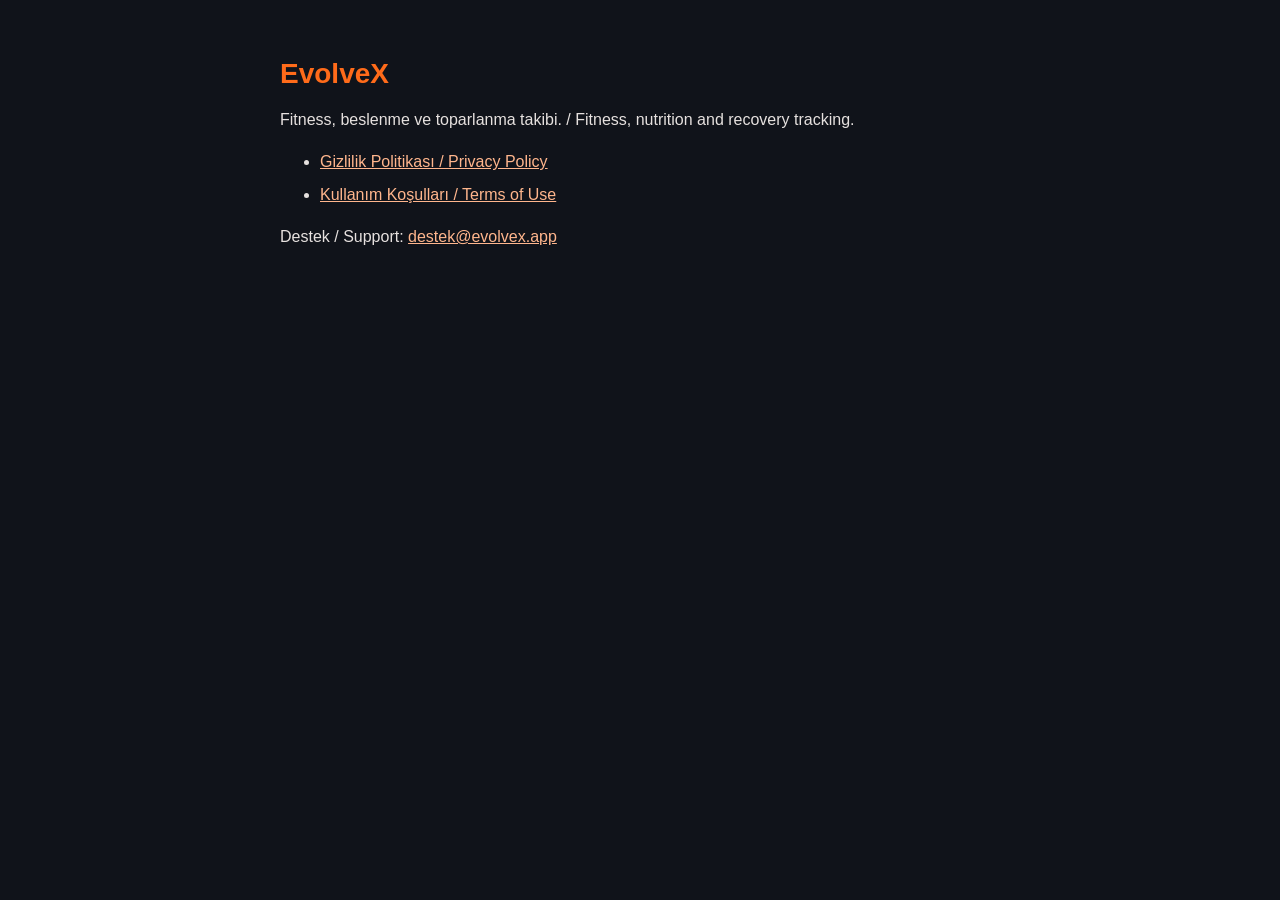
<file: index.html>
<!doctype html>
<html lang="tr">
<head>
<meta charset="utf-8">
<meta name="viewport" content="width=device-width, initial-scale=1">
<title>EvolveX — Yasal / Legal</title>
<link rel="stylesheet" href="style.css">
</head>
<body>
<main>
<h1>EvolveX</h1>
<p>Fitness, beslenme ve toparlanma takibi. / Fitness, nutrition and recovery tracking.</p>
<ul>
<li><a href="privacy.html">Gizlilik Politikası / Privacy Policy</a></li>
<li><a href="terms.html">Kullanım Koşulları / Terms of Use</a></li>
</ul>
<p>Destek / Support: <a href="mailto:destek@evolvex.app">destek@evolvex.app</a></p>
</main>
</body>
</html>
</file>
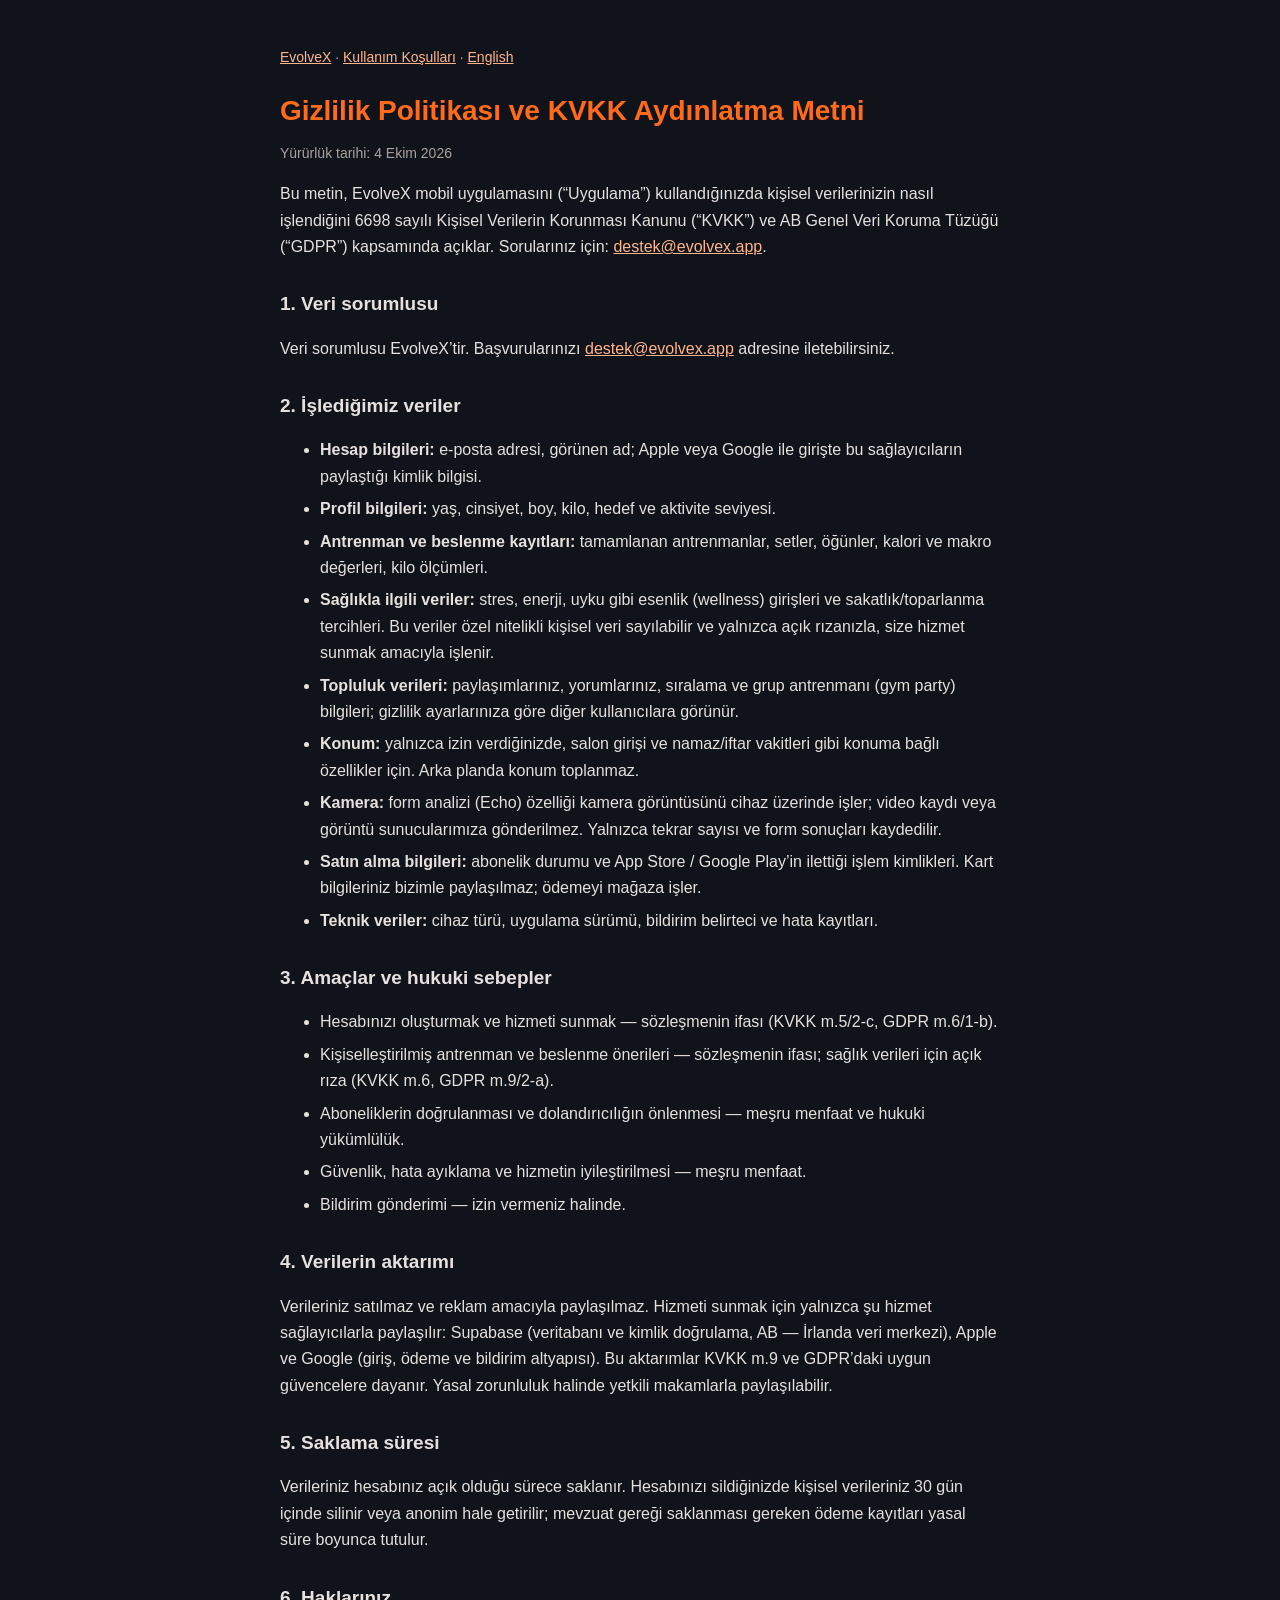
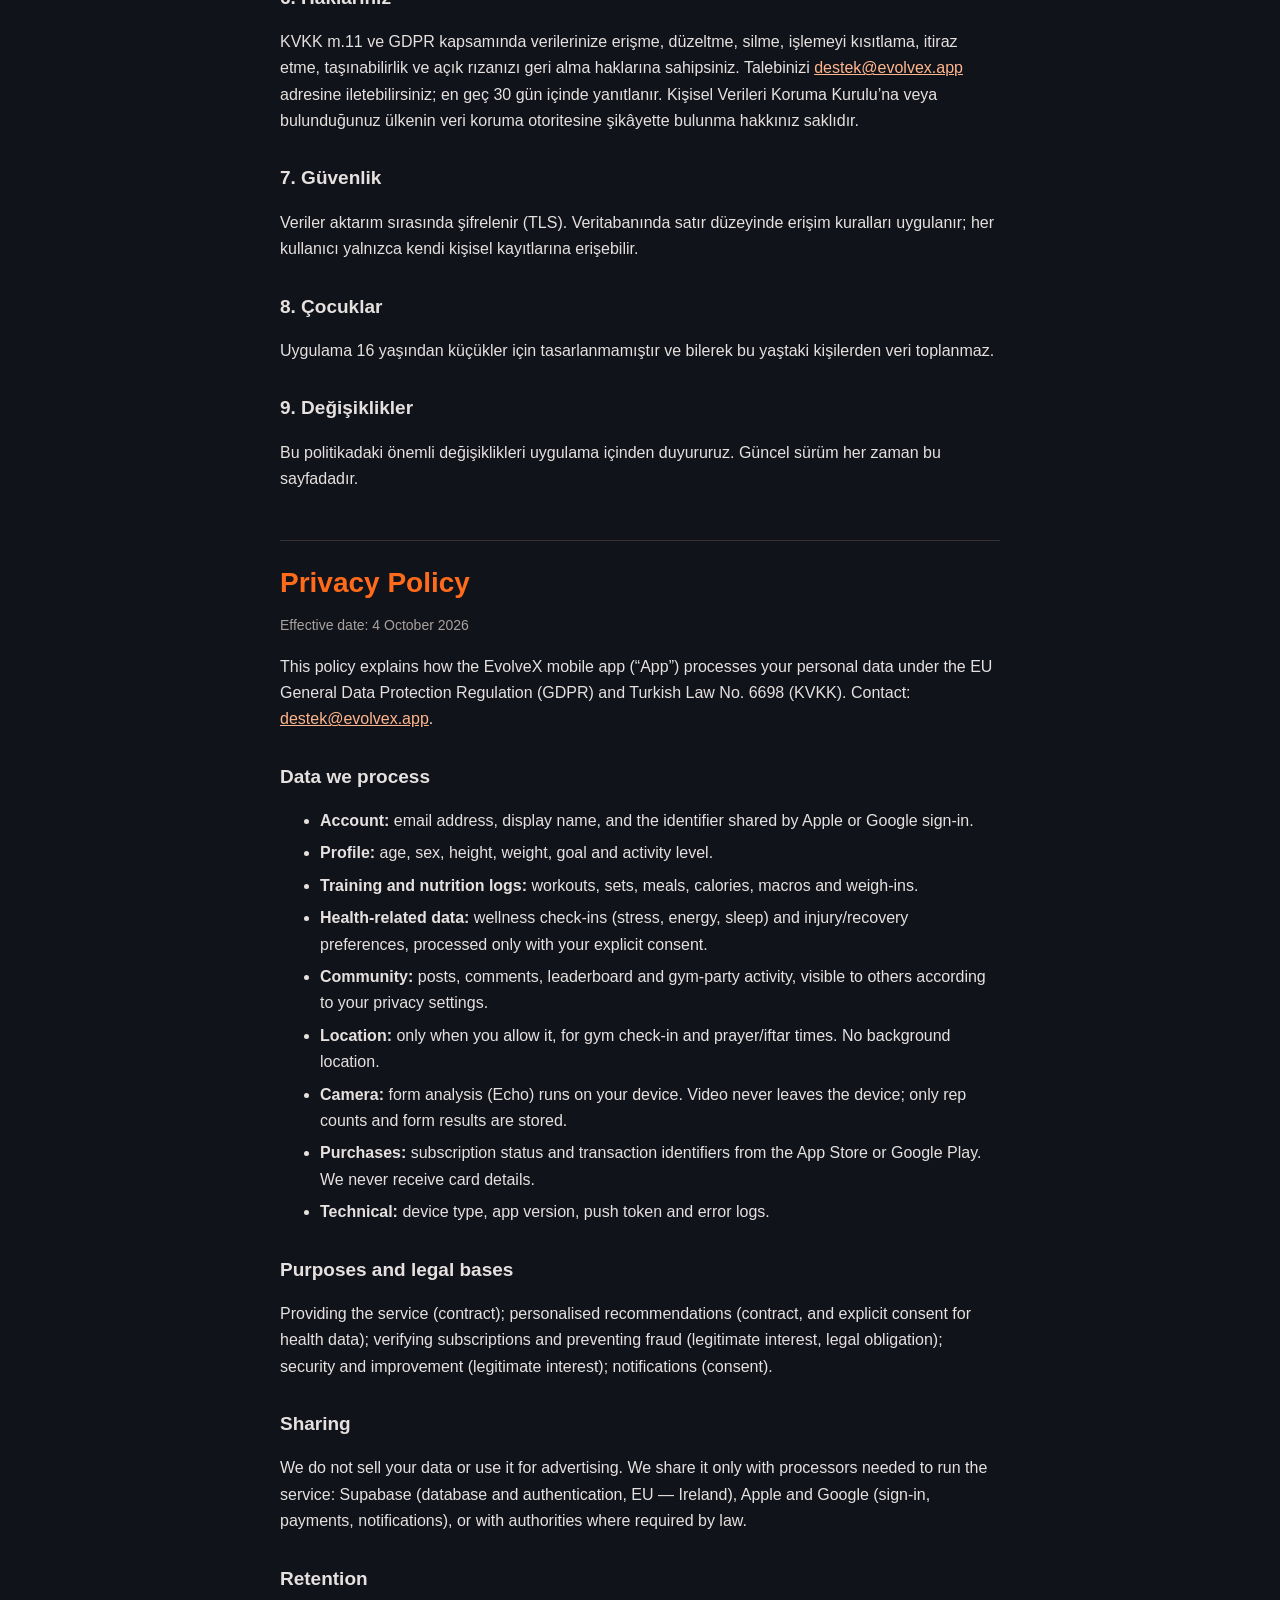
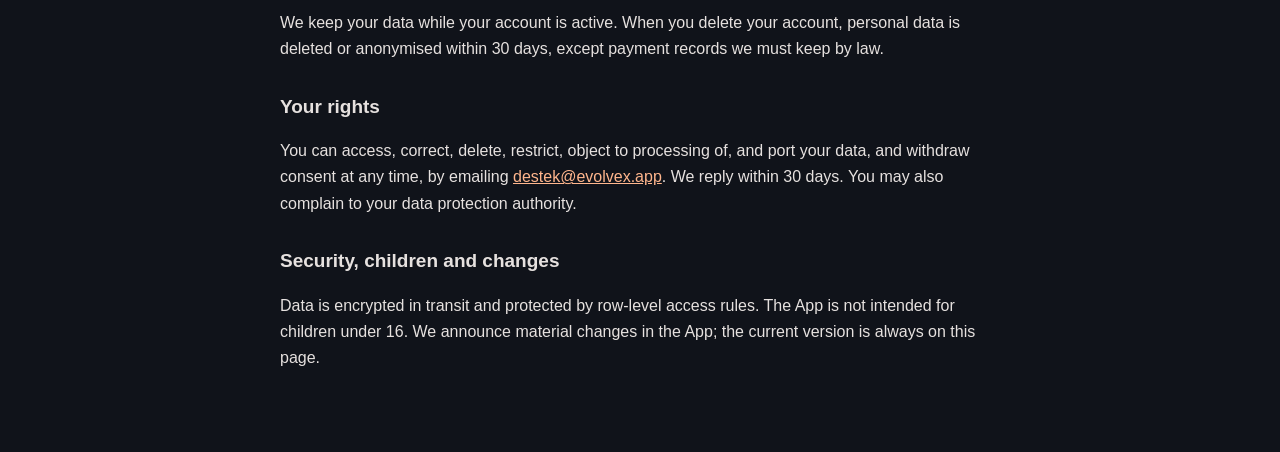
<file: privacy.html>
<!doctype html>
<html lang="tr">
<head>
<meta charset="utf-8">
<meta name="viewport" content="width=device-width, initial-scale=1">
<title>EvolveX — Gizlilik Politikası / Privacy Policy</title>
<link rel="stylesheet" href="style.css">
</head>
<body>
<main>
<p class="nav"><a href="index.html">EvolveX</a> · <a href="terms.html">Kullanım Koşulları</a> · <a href="#en">English</a></p>
<h1>Gizlilik Politikası ve KVKK Aydınlatma Metni</h1>
<p class="meta">Yürürlük tarihi: 4 Ekim 2026</p>

<p>Bu metin, EvolveX mobil uygulamasını (“Uygulama”) kullandığınızda kişisel verilerinizin nasıl işlendiğini 6698 sayılı Kişisel Verilerin Korunması Kanunu (“KVKK”) ve AB Genel Veri Koruma Tüzüğü (“GDPR”) kapsamında açıklar. Sorularınız için: <a href="mailto:destek@evolvex.app">destek@evolvex.app</a>.</p>

<h2>1. Veri sorumlusu</h2>
<p>Veri sorumlusu EvolveX’tir. Başvurularınızı <a href="mailto:destek@evolvex.app">destek@evolvex.app</a> adresine iletebilirsiniz.</p>

<h2>2. İşlediğimiz veriler</h2>
<ul>
<li><strong>Hesap bilgileri:</strong> e-posta adresi, görünen ad; Apple veya Google ile girişte bu sağlayıcıların paylaştığı kimlik bilgisi.</li>
<li><strong>Profil bilgileri:</strong> yaş, cinsiyet, boy, kilo, hedef ve aktivite seviyesi.</li>
<li><strong>Antrenman ve beslenme kayıtları:</strong> tamamlanan antrenmanlar, setler, öğünler, kalori ve makro değerleri, kilo ölçümleri.</li>
<li><strong>Sağlıkla ilgili veriler:</strong> stres, enerji, uyku gibi esenlik (wellness) girişleri ve sakatlık/toparlanma tercihleri. Bu veriler özel nitelikli kişisel veri sayılabilir ve yalnızca açık rızanızla, size hizmet sunmak amacıyla işlenir.</li>
<li><strong>Topluluk verileri:</strong> paylaşımlarınız, yorumlarınız, sıralama ve grup antrenmanı (gym party) bilgileri; gizlilik ayarlarınıza göre diğer kullanıcılara görünür.</li>
<li><strong>Konum:</strong> yalnızca izin verdiğinizde, salon girişi ve namaz/iftar vakitleri gibi konuma bağlı özellikler için. Arka planda konum toplanmaz.</li>
<li><strong>Kamera:</strong> form analizi (Echo) özelliği kamera görüntüsünü cihaz üzerinde işler; video kaydı veya görüntü sunucularımıza gönderilmez. Yalnızca tekrar sayısı ve form sonuçları kaydedilir.</li>
<li><strong>Satın alma bilgileri:</strong> abonelik durumu ve App Store / Google Play’in ilettiği işlem kimlikleri. Kart bilgileriniz bizimle paylaşılmaz; ödemeyi mağaza işler.</li>
<li><strong>Teknik veriler:</strong> cihaz türü, uygulama sürümü, bildirim belirteci ve hata kayıtları.</li>
</ul>

<h2>3. Amaçlar ve hukuki sebepler</h2>
<ul>
<li>Hesabınızı oluşturmak ve hizmeti sunmak — sözleşmenin ifası (KVKK m.5/2-c, GDPR m.6/1-b).</li>
<li>Kişiselleştirilmiş antrenman ve beslenme önerileri — sözleşmenin ifası; sağlık verileri için açık rıza (KVKK m.6, GDPR m.9/2-a).</li>
<li>Aboneliklerin doğrulanması ve dolandırıcılığın önlenmesi — meşru menfaat ve hukuki yükümlülük.</li>
<li>Güvenlik, hata ayıklama ve hizmetin iyileştirilmesi — meşru menfaat.</li>
<li>Bildirim gönderimi — izin vermeniz halinde.</li>
</ul>

<h2>4. Verilerin aktarımı</h2>
<p>Verileriniz satılmaz ve reklam amacıyla paylaşılmaz. Hizmeti sunmak için yalnızca şu hizmet sağlayıcılarla paylaşılır: Supabase (veritabanı ve kimlik doğrulama, AB — İrlanda veri merkezi), Apple ve Google (giriş, ödeme ve bildirim altyapısı). Bu aktarımlar KVKK m.9 ve GDPR’daki uygun güvencelere dayanır. Yasal zorunluluk halinde yetkili makamlarla paylaşılabilir.</p>

<h2>5. Saklama süresi</h2>
<p>Verileriniz hesabınız açık olduğu sürece saklanır. Hesabınızı sildiğinizde kişisel verileriniz 30 gün içinde silinir veya anonim hale getirilir; mevzuat gereği saklanması gereken ödeme kayıtları yasal süre boyunca tutulur.</p>

<h2>6. Haklarınız</h2>
<p>KVKK m.11 ve GDPR kapsamında verilerinize erişme, düzeltme, silme, işlemeyi kısıtlama, itiraz etme, taşınabilirlik ve açık rızanızı geri alma haklarına sahipsiniz. Talebinizi <a href="mailto:destek@evolvex.app">destek@evolvex.app</a> adresine iletebilirsiniz; en geç 30 gün içinde yanıtlanır. Kişisel Verileri Koruma Kurulu’na veya bulunduğunuz ülkenin veri koruma otoritesine şikâyette bulunma hakkınız saklıdır.</p>

<h2>7. Güvenlik</h2>
<p>Veriler aktarım sırasında şifrelenir (TLS). Veritabanında satır düzeyinde erişim kuralları uygulanır; her kullanıcı yalnızca kendi kişisel kayıtlarına erişebilir.</p>

<h2>8. Çocuklar</h2>
<p>Uygulama 16 yaşından küçükler için tasarlanmamıştır ve bilerek bu yaştaki kişilerden veri toplanmaz.</p>

<h2>9. Değişiklikler</h2>
<p>Bu politikadaki önemli değişiklikleri uygulama içinden duyururuz. Güncel sürüm her zaman bu sayfadadır.</p>

<hr id="en">
<h1>Privacy Policy</h1>
<p class="meta">Effective date: 4 October 2026</p>
<p>This policy explains how the EvolveX mobile app (“App”) processes your personal data under the EU General Data Protection Regulation (GDPR) and Turkish Law No. 6698 (KVKK). Contact: <a href="mailto:destek@evolvex.app">destek@evolvex.app</a>.</p>
<h2>Data we process</h2>
<ul>
<li><strong>Account:</strong> email address, display name, and the identifier shared by Apple or Google sign-in.</li>
<li><strong>Profile:</strong> age, sex, height, weight, goal and activity level.</li>
<li><strong>Training and nutrition logs:</strong> workouts, sets, meals, calories, macros and weigh-ins.</li>
<li><strong>Health-related data:</strong> wellness check-ins (stress, energy, sleep) and injury/recovery preferences, processed only with your explicit consent.</li>
<li><strong>Community:</strong> posts, comments, leaderboard and gym-party activity, visible to others according to your privacy settings.</li>
<li><strong>Location:</strong> only when you allow it, for gym check-in and prayer/iftar times. No background location.</li>
<li><strong>Camera:</strong> form analysis (Echo) runs on your device. Video never leaves the device; only rep counts and form results are stored.</li>
<li><strong>Purchases:</strong> subscription status and transaction identifiers from the App Store or Google Play. We never receive card details.</li>
<li><strong>Technical:</strong> device type, app version, push token and error logs.</li>
</ul>
<h2>Purposes and legal bases</h2>
<p>Providing the service (contract); personalised recommendations (contract, and explicit consent for health data); verifying subscriptions and preventing fraud (legitimate interest, legal obligation); security and improvement (legitimate interest); notifications (consent).</p>
<h2>Sharing</h2>
<p>We do not sell your data or use it for advertising. We share it only with processors needed to run the service: Supabase (database and authentication, EU — Ireland), Apple and Google (sign-in, payments, notifications), or with authorities where required by law.</p>
<h2>Retention</h2>
<p>We keep your data while your account is active. When you delete your account, personal data is deleted or anonymised within 30 days, except payment records we must keep by law.</p>
<h2>Your rights</h2>
<p>You can access, correct, delete, restrict, object to processing of, and port your data, and withdraw consent at any time, by emailing <a href="mailto:destek@evolvex.app">destek@evolvex.app</a>. We reply within 30 days. You may also complain to your data protection authority.</p>
<h2>Security, children and changes</h2>
<p>Data is encrypted in transit and protected by row-level access rules. The App is not intended for children under 16. We announce material changes in the App; the current version is always on this page.</p>
</main>
</body>
</html>
</file>
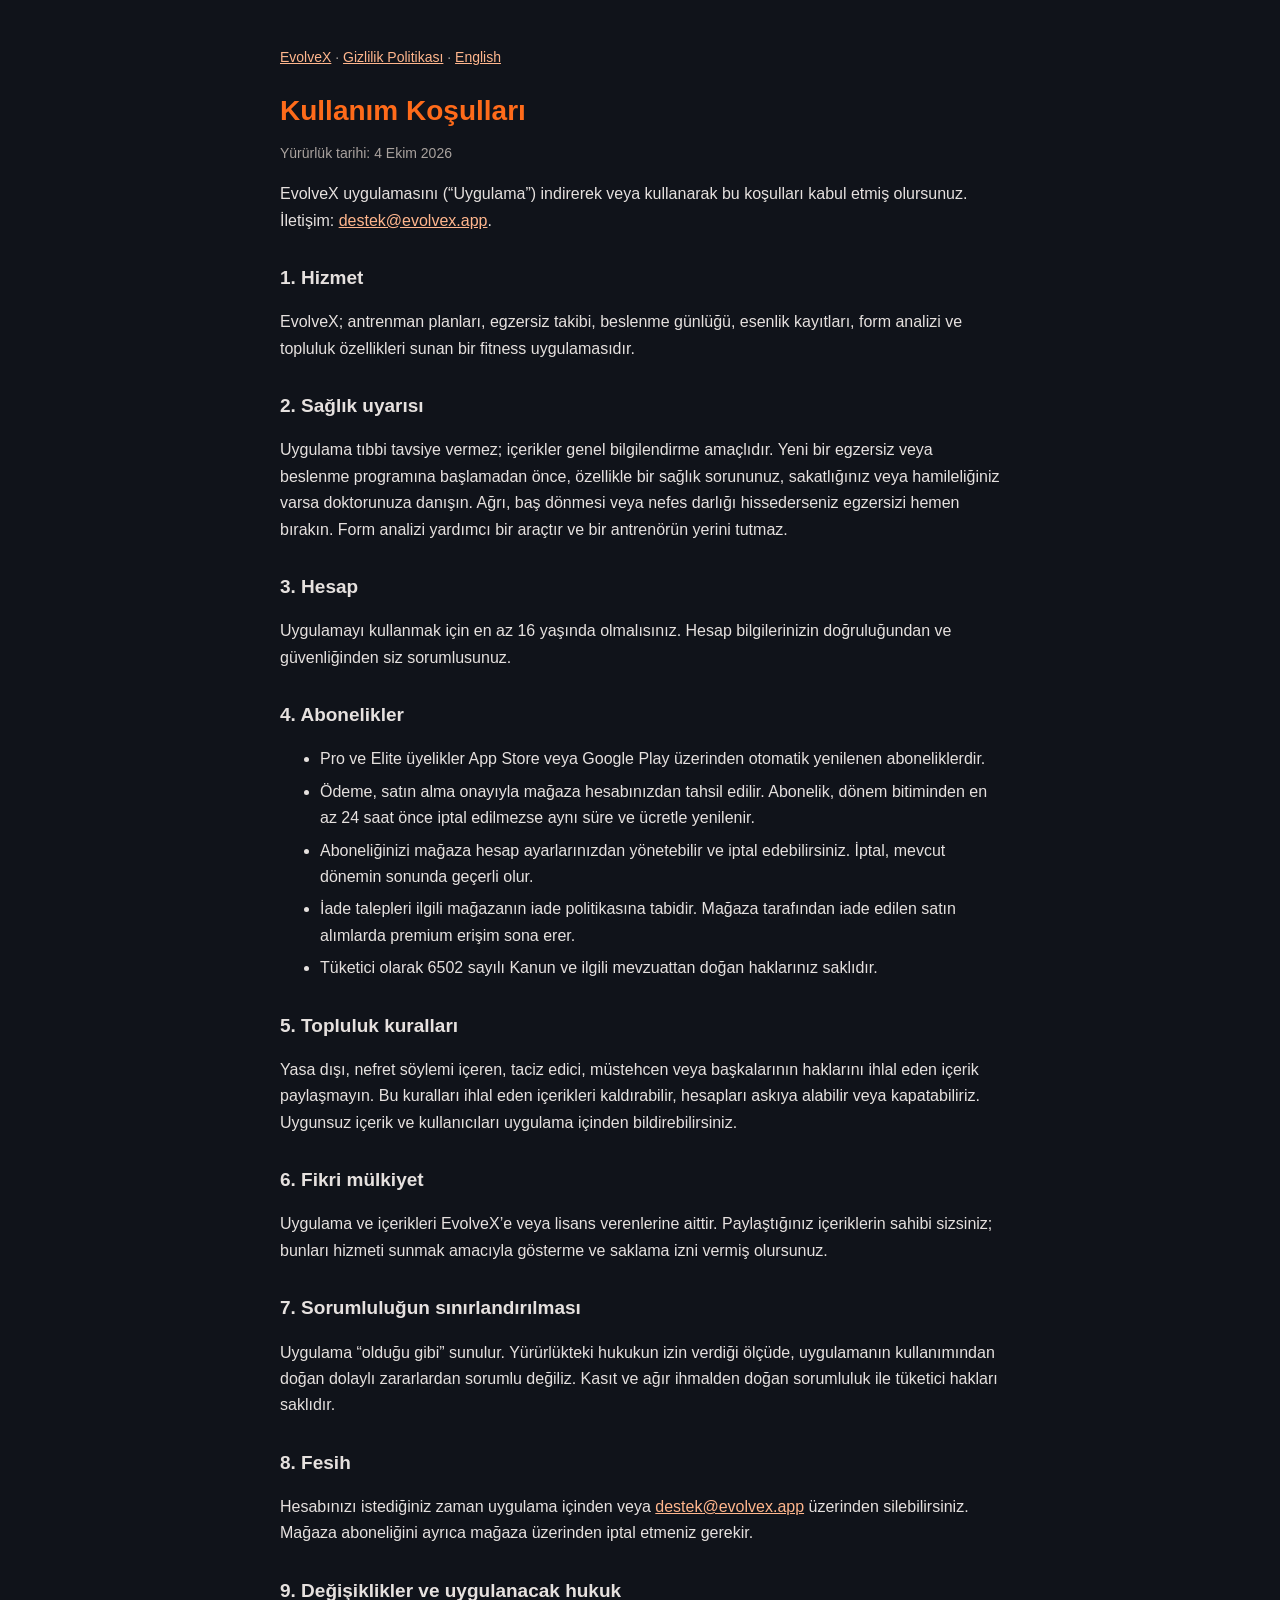
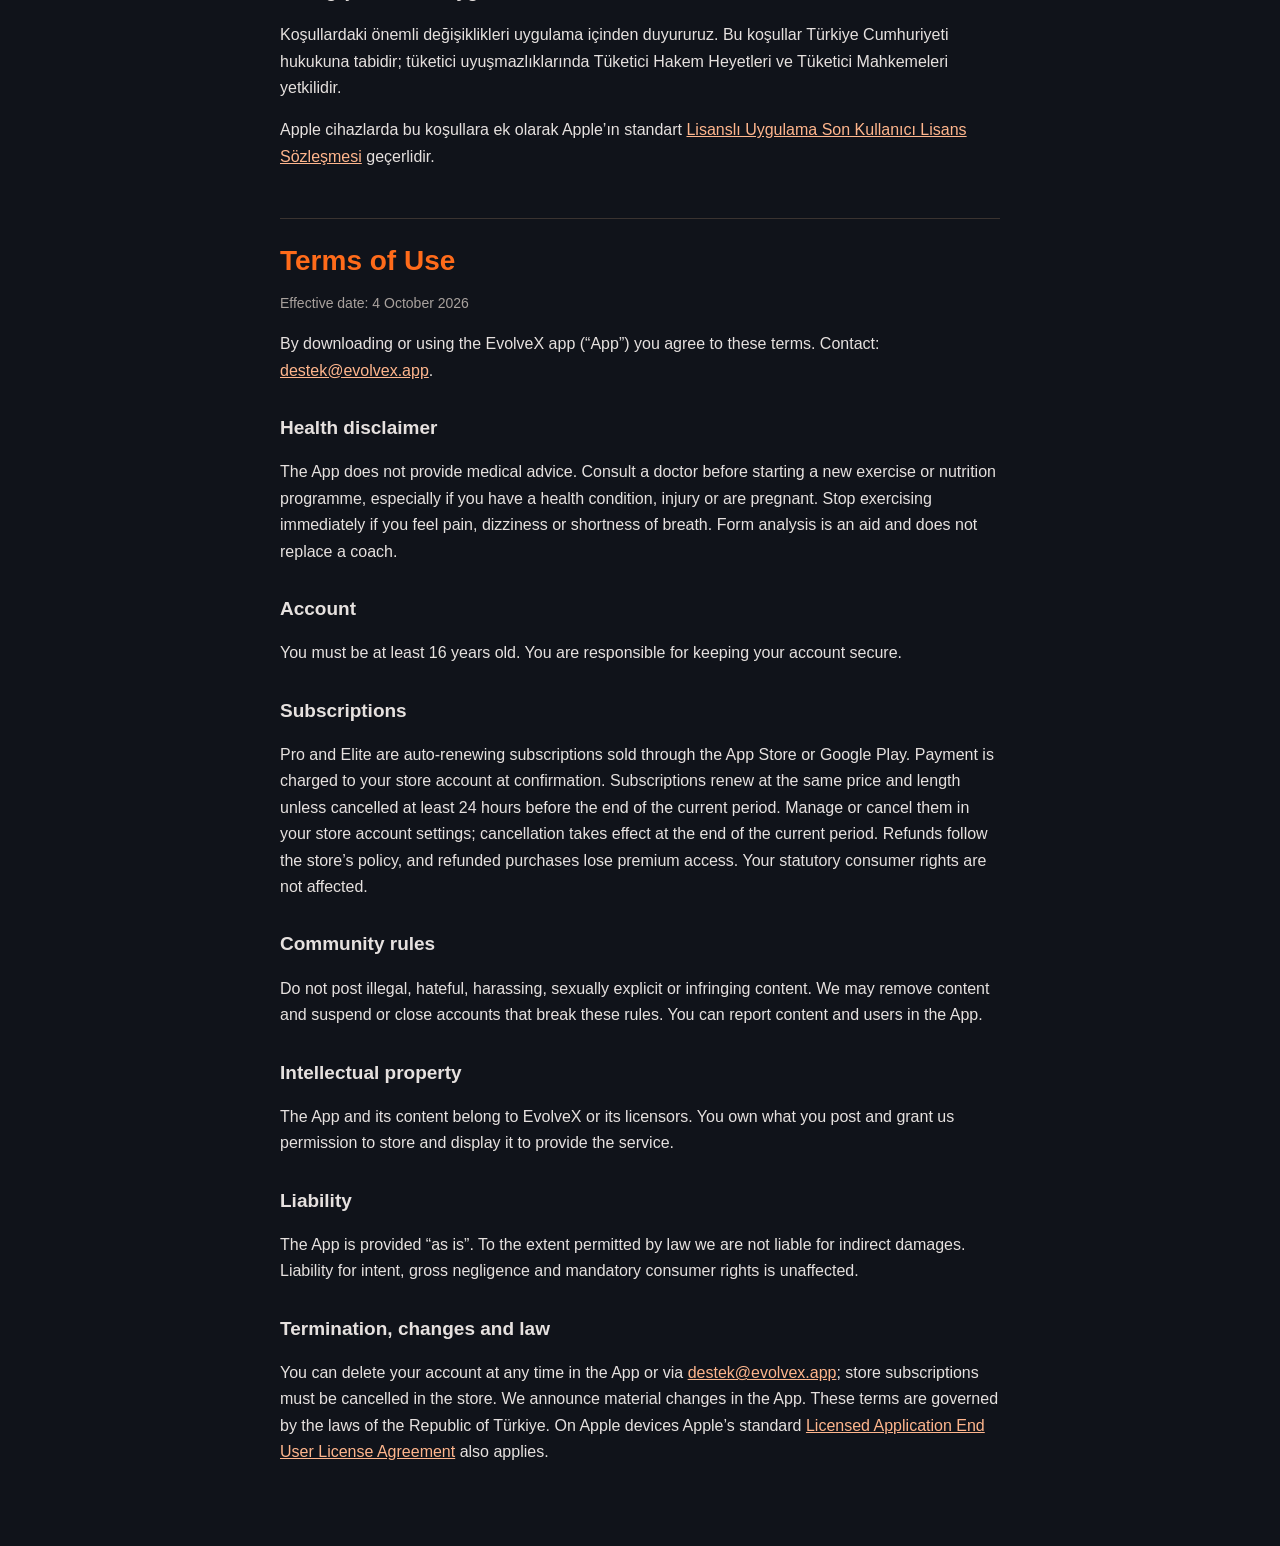
<file: terms.html>
<!doctype html>
<html lang="tr">
<head>
<meta charset="utf-8">
<meta name="viewport" content="width=device-width, initial-scale=1">
<title>EvolveX — Kullanım Koşulları / Terms of Use</title>
<link rel="stylesheet" href="style.css">
</head>
<body>
<main>
<p class="nav"><a href="index.html">EvolveX</a> · <a href="privacy.html">Gizlilik Politikası</a> · <a href="#en">English</a></p>
<h1>Kullanım Koşulları</h1>
<p class="meta">Yürürlük tarihi: 4 Ekim 2026</p>

<p>EvolveX uygulamasını (“Uygulama”) indirerek veya kullanarak bu koşulları kabul etmiş olursunuz. İletişim: <a href="mailto:destek@evolvex.app">destek@evolvex.app</a>.</p>

<h2>1. Hizmet</h2>
<p>EvolveX; antrenman planları, egzersiz takibi, beslenme günlüğü, esenlik kayıtları, form analizi ve topluluk özellikleri sunan bir fitness uygulamasıdır.</p>

<h2>2. Sağlık uyarısı</h2>
<p>Uygulama tıbbi tavsiye vermez; içerikler genel bilgilendirme amaçlıdır. Yeni bir egzersiz veya beslenme programına başlamadan önce, özellikle bir sağlık sorununuz, sakatlığınız veya hamileliğiniz varsa doktorunuza danışın. Ağrı, baş dönmesi veya nefes darlığı hissederseniz egzersizi hemen bırakın. Form analizi yardımcı bir araçtır ve bir antrenörün yerini tutmaz.</p>

<h2>3. Hesap</h2>
<p>Uygulamayı kullanmak için en az 16 yaşında olmalısınız. Hesap bilgilerinizin doğruluğundan ve güvenliğinden siz sorumlusunuz.</p>

<h2>4. Abonelikler</h2>
<ul>
<li>Pro ve Elite üyelikler App Store veya Google Play üzerinden otomatik yenilenen aboneliklerdir.</li>
<li>Ödeme, satın alma onayıyla mağaza hesabınızdan tahsil edilir. Abonelik, dönem bitiminden en az 24 saat önce iptal edilmezse aynı süre ve ücretle yenilenir.</li>
<li>Aboneliğinizi mağaza hesap ayarlarınızdan yönetebilir ve iptal edebilirsiniz. İptal, mevcut dönemin sonunda geçerli olur.</li>
<li>İade talepleri ilgili mağazanın iade politikasına tabidir. Mağaza tarafından iade edilen satın alımlarda premium erişim sona erer.</li>
<li>Tüketici olarak 6502 sayılı Kanun ve ilgili mevzuattan doğan haklarınız saklıdır.</li>
</ul>

<h2>5. Topluluk kuralları</h2>
<p>Yasa dışı, nefret söylemi içeren, taciz edici, müstehcen veya başkalarının haklarını ihlal eden içerik paylaşmayın. Bu kuralları ihlal eden içerikleri kaldırabilir, hesapları askıya alabilir veya kapatabiliriz. Uygunsuz içerik ve kullanıcıları uygulama içinden bildirebilirsiniz.</p>

<h2>6. Fikri mülkiyet</h2>
<p>Uygulama ve içerikleri EvolveX’e veya lisans verenlerine aittir. Paylaştığınız içeriklerin sahibi sizsiniz; bunları hizmeti sunmak amacıyla gösterme ve saklama izni vermiş olursunuz.</p>

<h2>7. Sorumluluğun sınırlandırılması</h2>
<p>Uygulama “olduğu gibi” sunulur. Yürürlükteki hukukun izin verdiği ölçüde, uygulamanın kullanımından doğan dolaylı zararlardan sorumlu değiliz. Kasıt ve ağır ihmalden doğan sorumluluk ile tüketici hakları saklıdır.</p>

<h2>8. Fesih</h2>
<p>Hesabınızı istediğiniz zaman uygulama içinden veya <a href="mailto:destek@evolvex.app">destek@evolvex.app</a> üzerinden silebilirsiniz. Mağaza aboneliğini ayrıca mağaza üzerinden iptal etmeniz gerekir.</p>

<h2>9. Değişiklikler ve uygulanacak hukuk</h2>
<p>Koşullardaki önemli değişiklikleri uygulama içinden duyururuz. Bu koşullar Türkiye Cumhuriyeti hukukuna tabidir; tüketici uyuşmazlıklarında Tüketici Hakem Heyetleri ve Tüketici Mahkemeleri yetkilidir.</p>

<p>Apple cihazlarda bu koşullara ek olarak Apple’ın standart <a href="https://www.apple.com/legal/internet-services/itunes/dev/stdeula/">Lisanslı Uygulama Son Kullanıcı Lisans Sözleşmesi</a> geçerlidir.</p>

<hr id="en">
<h1>Terms of Use</h1>
<p class="meta">Effective date: 4 October 2026</p>
<p>By downloading or using the EvolveX app (“App”) you agree to these terms. Contact: <a href="mailto:destek@evolvex.app">destek@evolvex.app</a>.</p>
<h2>Health disclaimer</h2>
<p>The App does not provide medical advice. Consult a doctor before starting a new exercise or nutrition programme, especially if you have a health condition, injury or are pregnant. Stop exercising immediately if you feel pain, dizziness or shortness of breath. Form analysis is an aid and does not replace a coach.</p>
<h2>Account</h2>
<p>You must be at least 16 years old. You are responsible for keeping your account secure.</p>
<h2>Subscriptions</h2>
<p>Pro and Elite are auto-renewing subscriptions sold through the App Store or Google Play. Payment is charged to your store account at confirmation. Subscriptions renew at the same price and length unless cancelled at least 24 hours before the end of the current period. Manage or cancel them in your store account settings; cancellation takes effect at the end of the current period. Refunds follow the store’s policy, and refunded purchases lose premium access. Your statutory consumer rights are not affected.</p>
<h2>Community rules</h2>
<p>Do not post illegal, hateful, harassing, sexually explicit or infringing content. We may remove content and suspend or close accounts that break these rules. You can report content and users in the App.</p>
<h2>Intellectual property</h2>
<p>The App and its content belong to EvolveX or its licensors. You own what you post and grant us permission to store and display it to provide the service.</p>
<h2>Liability</h2>
<p>The App is provided “as is”. To the extent permitted by law we are not liable for indirect damages. Liability for intent, gross negligence and mandatory consumer rights is unaffected.</p>
<h2>Termination, changes and law</h2>
<p>You can delete your account at any time in the App or via <a href="mailto:destek@evolvex.app">destek@evolvex.app</a>; store subscriptions must be cancelled in the store. We announce material changes in the App. These terms are governed by the laws of the Republic of Türkiye. On Apple devices Apple’s standard <a href="https://www.apple.com/legal/internet-services/itunes/dev/stdeula/">Licensed Application End User License Agreement</a> also applies.</p>
</main>
</body>
</html>
</file>
<file: style.css>
:root { color-scheme: dark; }
body {
  margin: 0;
  background: #10131a;
  color: #e6e1df;
  font: 16px/1.65 -apple-system, BlinkMacSystemFont, "Segoe UI", Inter, Roboto, sans-serif;
}
main { max-width: 720px; margin: 0 auto; padding: 32px 20px 64px; }
h1 { color: #ff6b1a; font-size: 28px; line-height: 1.25; margin: 24px 0 4px; }
h2 { font-size: 19px; margin: 28px 0 8px; }
a { color: #ffb68d; }
.meta, .nav { color: #a9a29e; font-size: 14px; }
hr { border: 0; border-top: 1px solid #3a3330; margin: 48px 0 16px; }
li { margin: 6px 0; }
</file>
